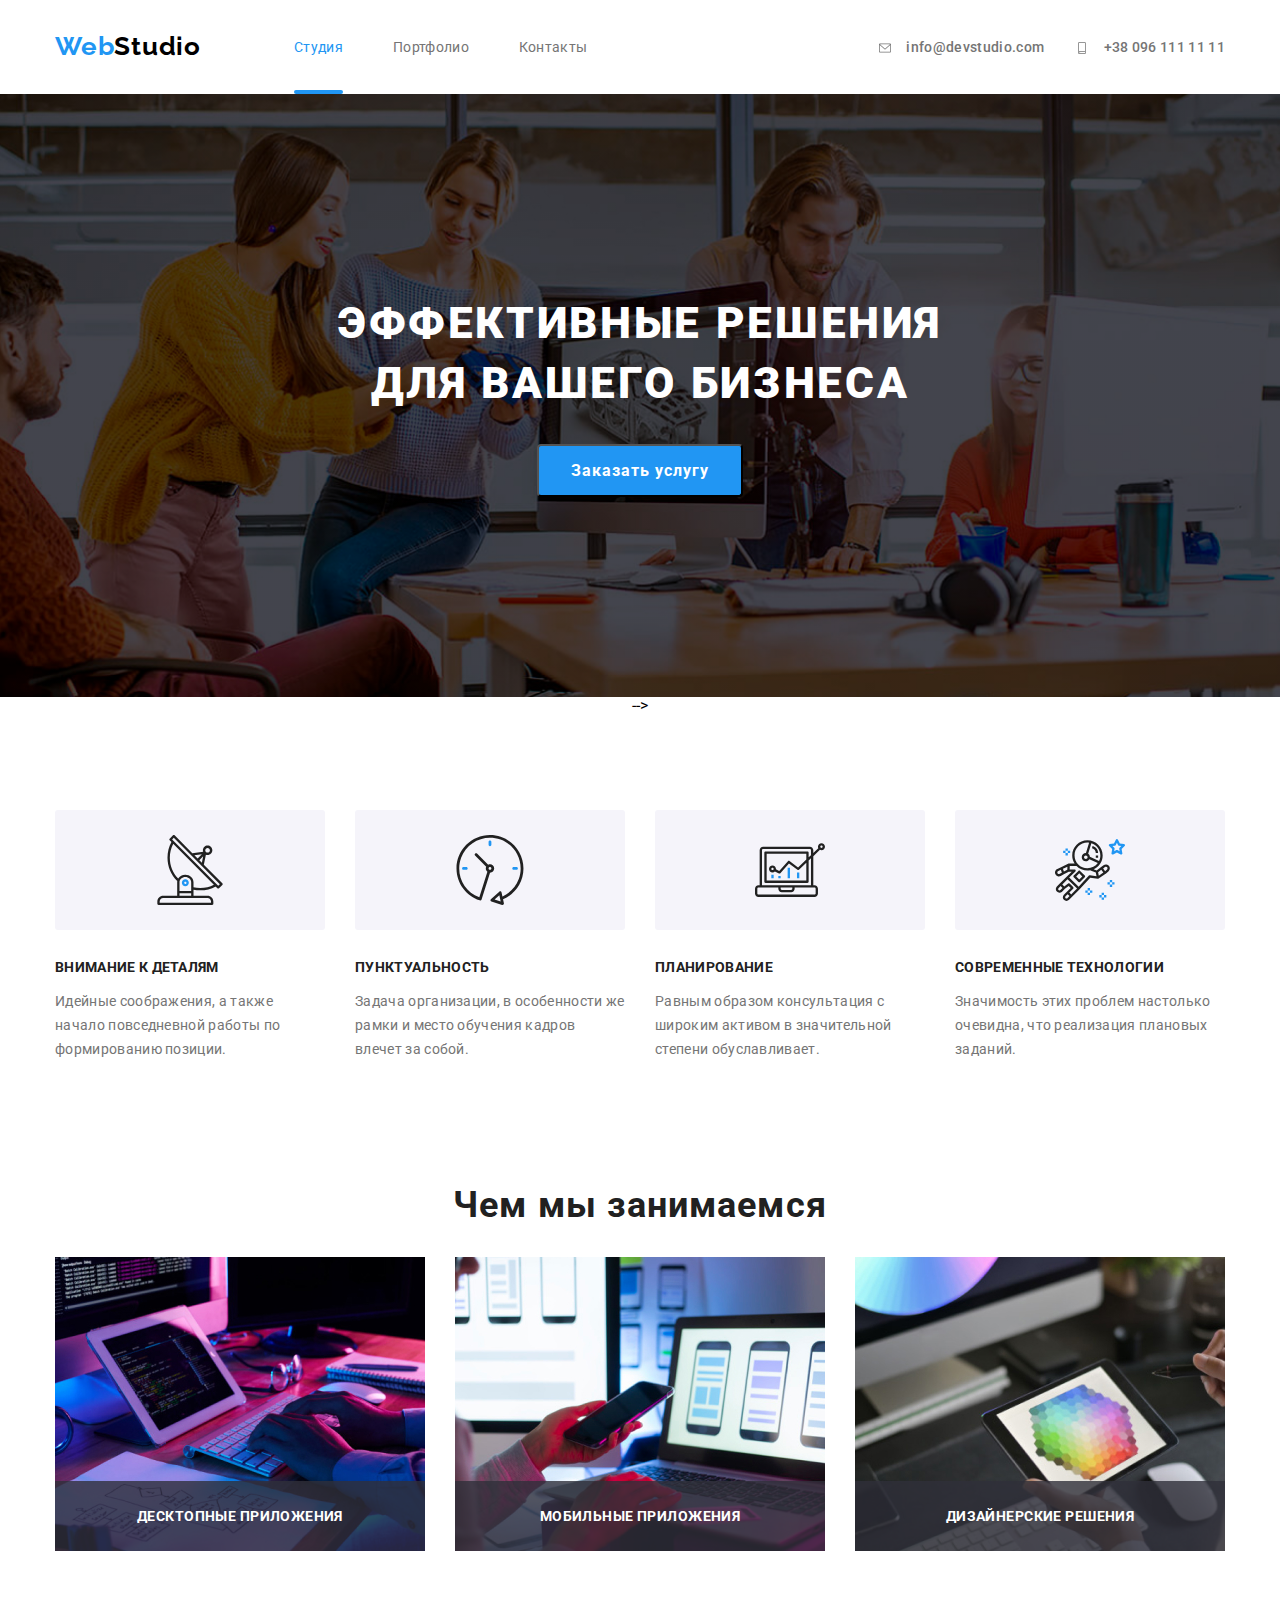
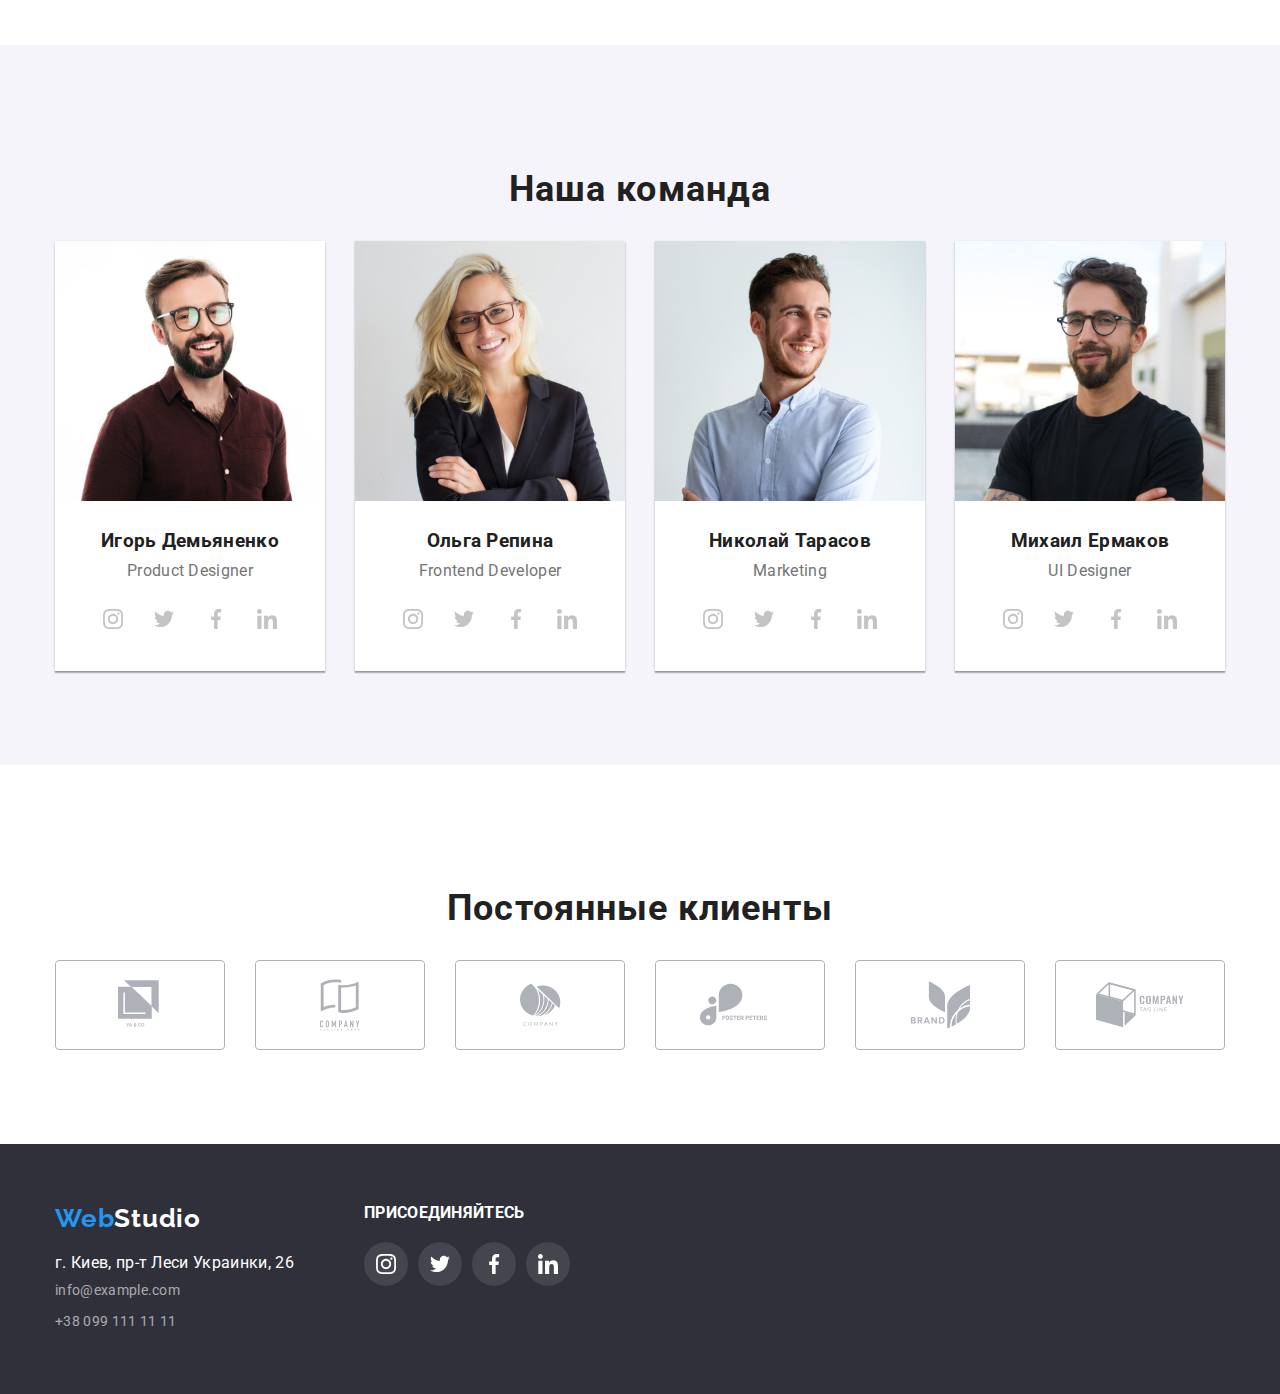
<file: index.html>
<!DOCTYPE html>
<html lang="ru">
<head>
    <meta charset="UTF-8">
    <meta name="viewport" content="width=device-width, initial-scale=1.0">
    <title>Главная страница</title>
    <link
    rel="stylesheet"
    href="https://cdnjs.cloudflare.com/ajax/libs/modern-normalize/0.7.0/modern-normalize.min.css"
    />    
    <link href="https://fonts.googleapis.com/css2?family=Raleway:wght@700&family=Roboto:wght@400;500;700;900&display=swap" rel="stylesheet">
    <link rel="stylesheet" href="./css/common.css">
    <link rel="stylesheet" href="./css/style.css">
</head>
<body class="page-body">
    <!-- Шапка сайта -->
    <header class="">
        <div class="page-header container">
            <nav class="main-nav">
                <a href="" id="head" lang="en" class="logo">Web<span class="studio-bl">Studio</span></a>
                <ul class="site-nav">
                    <li class="list"><a href="" class="link current">Студия</a></li>
                    <li class="list"><a href="./portfolio.html" class="link">Портфолио</a></li>
                    <li class="list"><a href="./test.html" class="link">Контакты</a></li>
                </ul>
            </nav>
            <ul class="cont-nav">
                <li class="cont-list">
                    <a href="mailto:info@devstudio.com" class="header-contacts">
                        
                        <svg class="cont-icon">
                        <use href="./images/symbol-defs.svg#icon-envelope"></use>
                        </svg>
                        info@devstudio.com
                    </a>
                    
                </li>
                <li class="cont-list">
                    <a href="tel:+380961111111" class="header-contacts">
                        <svg class="cont-icon">
                        <use href="./images/symbol-defs.svg#icon-smartphone"></use>
                        </svg>
                        +38 096 111 11 11
                    </a>
                </li>
            </ul> 
        </div> 
    </header>
    <!-- Основной уникальный контент -->
    
        <main>
            <!-- Герой -->
        <section class="hero">
            <div class="hero-container">
                <h1 class="hero-title">Эффективные решения <br> для вашего бизнеса</h1>
                <div class="btn">
                    <button type="button" class="hero-button" href="" data-modal-open>Заказать услугу</button>
                </div>
            </div>
            
            <!-- <div class="backdrop is-hidden" data-modal>
                <div class="modal">
                    <button type="button" data-modal-close>
                        <!-- <img src="./images/close-black1.png" alt="кнопка закрытия окна" > -->
                        <!-- <svg class="close-btn">
                            <use href="./images/symbol-defs.svg#close-black"></use>
                        </svg> 
                    </button>
                </div >   
            </div> --> -->
        </section>
        <!-- Преимущества -->
        <section class="advantage-section">
            <div class="container">    
                <h2 class="advantages hidden">Наши преимущества</h2>
                <ul class="advantage-list">
                    <li class="list icon-antena">
                        <div class="advantage-icon">
                            <svg class="advantage-item">
                                <use href="./images/symbol-defs.svg#icon-icon1"></use>
                            </svg>
                        </div>
                        <h3 class="title">Внимание к деталям</h3>
                        <p class="text">Идейные соображения, а также начало повседневной работы по формированию позиции.</p>
                    </li>
                    <li class="list icon-time">
                        <div class="advantage-icon">
                            <svg class="advantage-item">
                                <use href="./images/symbol-defs.svg#icon-icon2"></use>
                            </svg>
                        </div>
                        <h3 class="title">Пунктуальность</h3>
                        <p class="text">Задача организации, в особенности же рамки и место обучения кадров влечет за собой.</p>
                    </li>
                    <li class="list icon-pc">
                        <div class="advantage-icon">
                            <svg class="advantage-item">
                                <use href="./images/symbol-defs.svg#icon-icon3"></use>
                            </svg>
                        </div>
                        <h3 class="title">Планирование</h3>
                        <p class="text">Равным образом консультация с широким активом в значительной степени обуславливает.</p>
                    </li>
                    <li class="list icon-spaceman">
                        <div class="advantage-icon">
                            <svg class="advantage-item">
                                <use href="./images/symbol-defs.svg#icon-icon4"></use>
                            </svg>
                        </div>
                        <h3 class="title">Современные технологии</h3>
                        <p class="text">Значимость этих проблем настолько очевидна, что реализация плановых заданий.</p>
                    </li>
                </ul>
            </div>
        </section>
        <!-- Чем мы занимаемся -->
        <section class="section">
            <div class="container">
                <h2 class="section-title">Чем мы занимаемся</h2>
                <ul class="working">
                    <li class="list">
                        <img class="working-img" src="./images/чем_мы_занимаемся_1.jpg" alt="написание кода на клавиатуре" width="370" />
                        <div class="working-text">
                            <p>Десктопные приложения</p>
                        </div>
                    </li>
                    <li class="list">
                        <img class="working-img" src="./images/чем_мы_занимаемся_2.jpg" alt="человек смотрит в мобильный телефон сидя перед компьютером" width="370" />
                        <div class="working-text">
                            <p>Мобильные приложения</p>
                        </div>
                    </li>
                    <li class="list">
                        <img class="working-img" src="./images/чем_мы_занимаемся_3.jpg" alt="планшет в руке человека на дисплее палитра цветов" width="370" />
                        <div class="working-text">
                            <p>Дизайнерские решения</p>
                        </div>
                    </li>
                </ul>
            </div>
        </section>
        <!-- Наша команда -->
        <section class="section team">
            <div class="container">
                <h2 class="section-title">Наша команда</h2>
                <ul class="ul">
                    <li class="list">
                        <img src="./images/human_1.jpg" alt="фото Игоря" width="270" />
                        <div class="team-item">
                            <h3 class="team-member">Игорь Демьяненко</h3>
                            <p class="position">Product Designer</p>
                            <ul class="networks">
                                <li>
                                    <a href="" class="network-link">
                                    <svg class="icon">
                                        <use href="./images/symbol-defs.svg#icon-instagram"></use>
                                    </svg>
                                    </a>
                                </li>
                                <!-- <a href=""><img src="./images/instagram.svg" alt=""></a> -->
                                <li>
                                    <a href="" class="network-link">
                                    <svg class="icon">
                                        <use href="./images/symbol-defs.svg#icon-twitter"></use>
                                    </svg>
                                    </a>
                                </li>
                                <li>
                                    <a href="" class="network-link">
                                    <svg class="icon">
                                        <use href="./images/symbol-defs.svg#icon-facebook"></use>
                                    </svg>
                                    </a>
                                </li>
                                <li>
                                    <a href="" class="network-link">
                                    <svg class="icon">
                                        <use href="./images/symbol-defs.svg#icon-linkedin"></use>
                                    </svg>
                                    </a>
                                </li>
                            </ul>
                        </div>
                    </li>
                    <li class="list">
                        <img src="./images/human_2.jpg" alt="фото Ольги" width="270" />
                        <div class="team-item">
                            <h3 class="team-member">Ольга Репина</h3>
                            <p class="position">Frontend Developer</p>
                        
                            <ul class="networks">
                            <li>
                                <a href="" class="network-link">
                                <svg class="icon">
                                    <use href="./images/symbol-defs.svg#icon-instagram"></use>
                                </svg>
                                </a>
                            </li>
                            <!-- <a href=""><img src="./images/instagram.svg" alt=""></a> -->
                            <li>
                                <a href="" class="network-link">
                                <svg class="icon">
                                    <use href="./images/symbol-defs.svg#icon-twitter"></use>
                                </svg>
                                </a>
                            </li>
                            <li>
                                <a href="" class="network-link">
                                <svg class="icon">
                                    <use href="./images/symbol-defs.svg#icon-facebook"></use>
                                </svg>
                                </a>
                            </li>
                            <li>
                                <a href="" class="network-link">
                                <svg class="icon">
                                    <use href="./images/symbol-defs.svg#icon-linkedin"></use>
                                </svg>
                                </a>
                            </li>
                            </ul>
                        </div> 
                    </li>
                    <li class="list">
                        <img src="./images/human_3.jpg" alt="фото Николая" width="270" />
                        <div class="team-item">
                            <h3 class="team-member">Николай Тарасов</h3>
                            <p  class="position">Marketing</p>
                            <ul class="networks">
                                <li>
                                    <a href="" class="network-link">
                                    <svg class="icon">
                                        <use href="./images/symbol-defs.svg#icon-instagram"></use>
                                    </svg>
                                    </a>
                                </li>
                                <!-- <a href=""><img src="./images/instagram.svg" alt=""></a> -->
                                <li>
                                    <a href="" class="network-link">
                                    <svg class="icon">
                                        <use href="./images/symbol-defs.svg#icon-twitter"></use>
                                    </svg>
                                    </a>
                                </li>
                                <li>
                                    <a href="" class="network-link">
                                    <svg class="icon">
                                        <use href="./images/symbol-defs.svg#icon-facebook"></use>
                                    </svg>
                                    </a>
                                </li>
                                <li>
                                    <a href="" class="network-link">
                                    <svg class="icon">
                                        <use href="./images/symbol-defs.svg#icon-linkedin"></use>
                                    </svg>
                                    </a>
                                </li>
                            </ul>
                        </div>
                    </li>
                    <li class="list">
                        <img src="./images/human_4.jpg" alt="фото Михаила" width="270" />
                        <div class="team-item">
                            <h3 class="team-member">Михаил Ермаков</h3>
                            <p  class="position">UI Designer</p>
                            <ul class="networks">
                                <li>
                                    <a href="" class="network-link">
                                    <svg class="icon">
                                        <use href="./images/symbol-defs.svg#icon-instagram"></use>
                                    </svg>
                                    </a>
                                </li>
                                <!-- <a href=""><img src="./images/instagram.svg" alt=""></a> -->
                                <li>
                                    <a href="" class="network-link">
                                    <svg class="icon">
                                        <use href="./images/symbol-defs.svg#icon-twitter"></use>
                                    </svg>
                                    </a>
                                </li>
                                <li>
                                    <a href="" class="network-link">
                                    <svg class="icon">
                                        <use href="./images/symbol-defs.svg#icon-facebook"></use>
                                    </svg>
                                    </a>
                                </li>
                                <li>
                                    <a href="" class="network-link">
                                    <svg class="icon">
                                        <use href="./images/symbol-defs.svg#icon-linkedin"></use>
                                    </svg>
                                    </a>
                                </li>
                            </ul>
                        </div>
                    </li>
                </ul>
            </div>
        </section>
        <section class="section-clients">
            <div class="container">
                <h2 class="section-title">Постоянные клиенты</h2>
                <ul class="clients-list">
                    <li class="list">
                        <div class=clients-item>
                            <svg class="clients-icon" width="45">
                                <use href="./images/symbol-defs.svg#icon-client1"></use>
                            </svg>
                        </div>
                    </li>
                    <li class="list">
                        <div class=clients-item>
                            <svg class="clients-icon" width="40">
                                <use class="brand" href="./images/symbol-defs.svg#icon-client2"></use>
                            </svg>
                        </div>
                    </li>
                    <li class="list">
                        <div class=clients-item>
                            <svg class="clients-icon" width="41">
                                <use href="./images/symbol-defs.svg#icon-client3"></use>
                            </svg>
                        </div>
                    </li>
                    <li class="list">
                        <div class=clients-item>
                            <svg class="clients-icon" width="80">
                                <use href="./images/symbol-defs2.svg#icon-client4"></use>
                            </svg>
                        </div>
                    </li>
                    <li class="list">
                        <div class=clients-item>
                            <svg class="clients-icon" width="59">
                                <use href="./images/symbol-defs2.svg#icon-client5"></use>
                            </svg>
                        </div>
                    </li>
                    <li class="list">
                        <div class=clients-item>
                            <svg class="clients-icon" width="88">
                                <use href="./images/symbol-defs.svg#icon-client6"></use>
                            </svg>
                        </div>
                    </li>
                </ul>
            </div>
        </section>
        </main>
    <!-- Подвал -->
    <footer class="footer">
        <div class="footer-container">   
            <div class="footer-item">
                <a href="#head" lang="en" class="footer-logo">Web<span class="studio-wh">Studio</span></a>
                <address>
                    <p class="footer-address">г. Киев, пр-т Леси Украинки, 26</p>
                    
                        <a href="mailto:info@example.com" class="footer-contacts">info@example.com</a><br>
                    
                        <a href="tel:+380991111111" class="footer-contacts">+38 099 111 11 11</a>
                        
                </address>
            </div>
            <div class="footer-join">
               <b>ПРИСОЕДИНЯЙТЕСЬ</b>
               <ul class="footer-list">
                   <li>
                       <a href="" class="footer-link">
                        <svg class="icon-footer">
                            <use href="./images/symbol-defs.svg#icon-instagram"></use>
                        </svg>
                       </a>
                   </li>
                   <li>
                    <a href="" class="footer-link">
                        <svg class="icon-footer">
                            <use href="./images/symbol-defs.svg#icon-twitter"></use>
                        </svg>
                       </a>
                   </li>
                   <li>
                    <a href="" class="footer-link">
                        <svg class="icon-footer">
                            <use href="./images/symbol-defs.svg#icon-facebook"></use>
                        </svg>
                    </a>
                   </li>
                   <li>
                    <a href="" class="footer-link">
                        <svg class="icon-footer">
                            <use href="./images/symbol-defs.svg#icon-linkedin"></use>
                        </svg>
                    </a>
                   </li>
               </ul> 
            </div>
        </div> 
    </footer>
    <div class="backdrop is-hidden" data-modal>
        <div class="modal">
            <button class="modal-button" outline:none data-modal-close>
                <svg class="cross-button">
                    <use href="./images/symbol-defs.svg#close-black"></use>
                </svg>
            </button>
        </div>
    </div>
    <script src="./js/modal.js"></script>
</body>
</html>
</file>
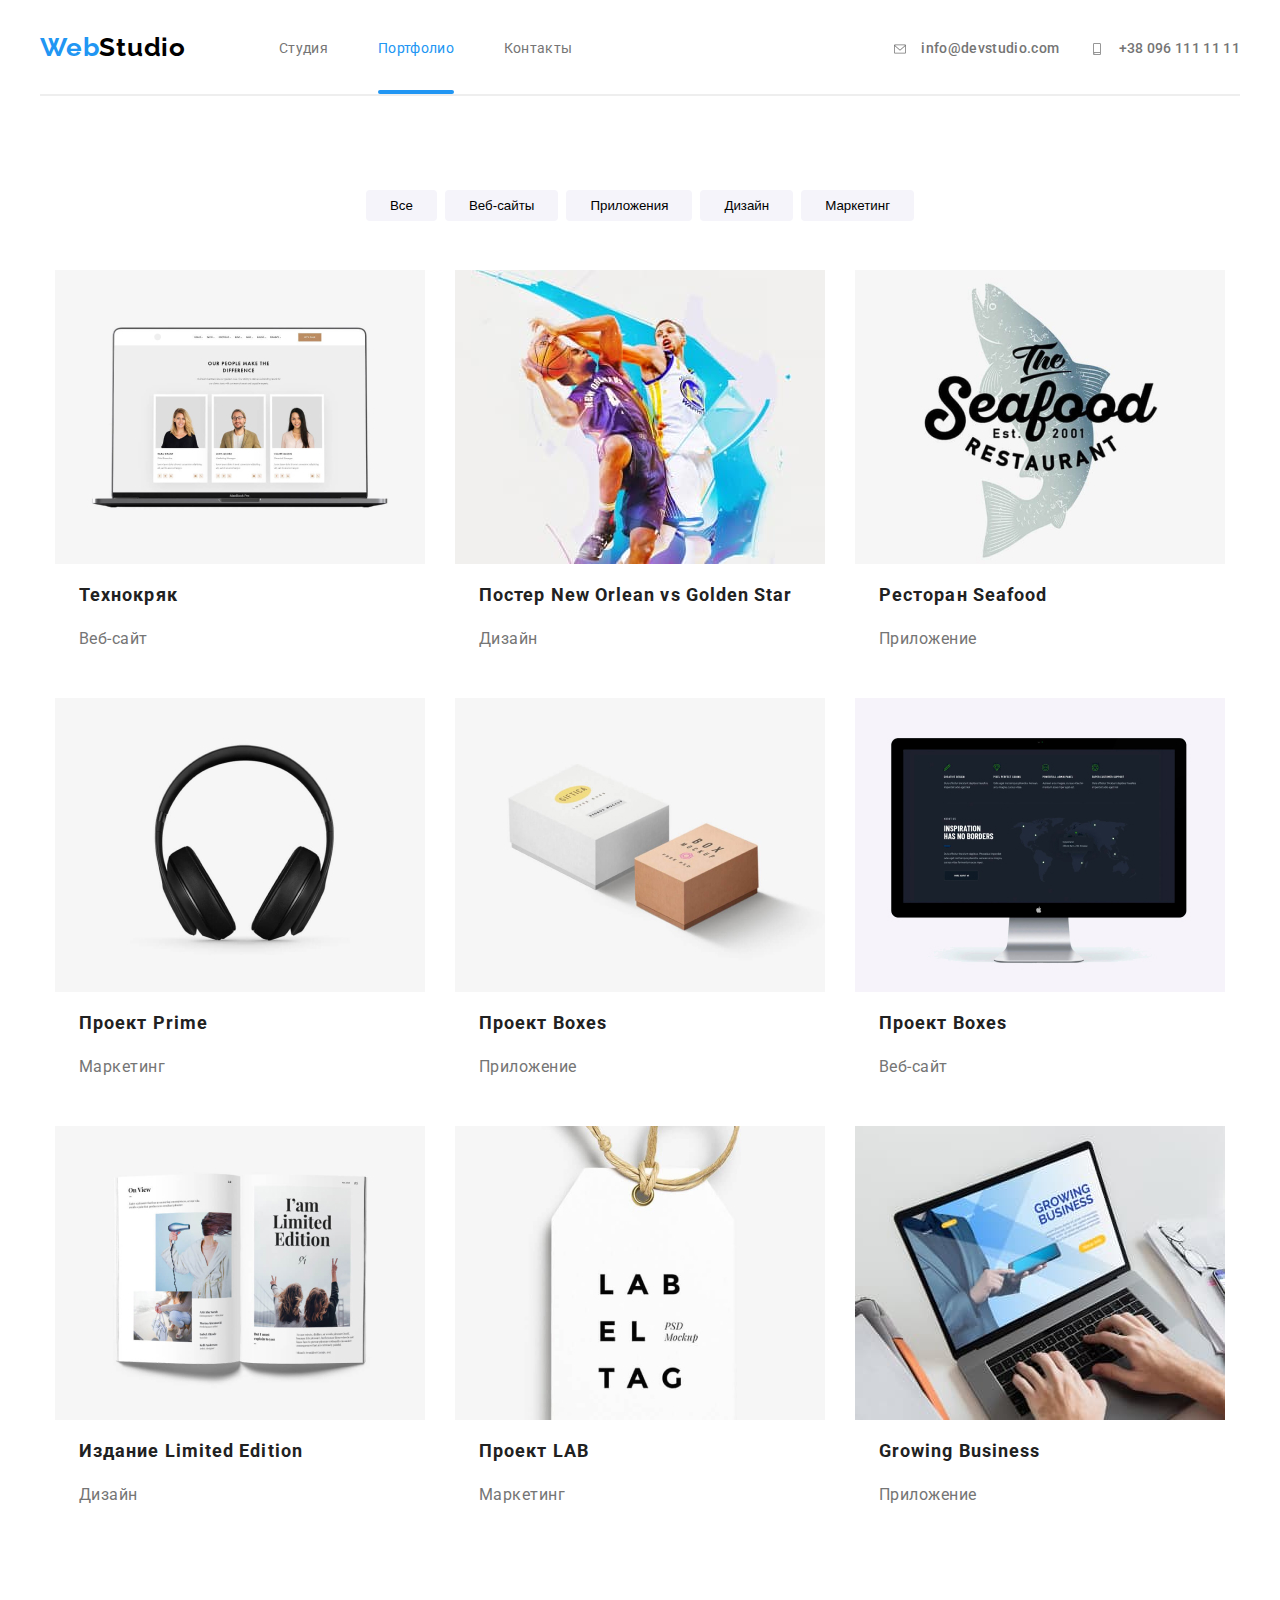
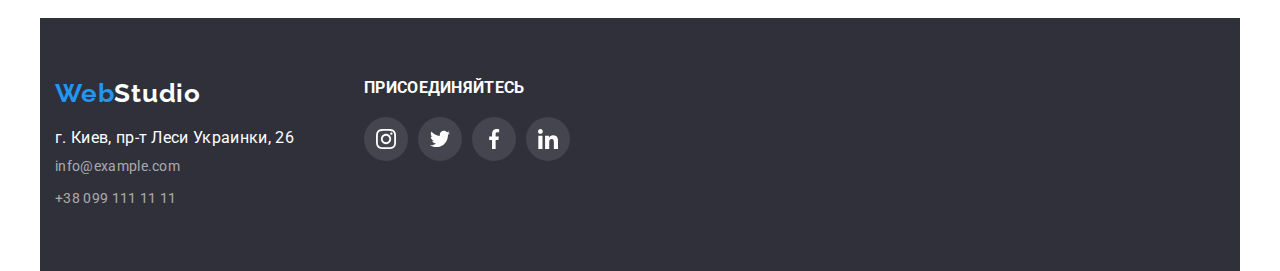
<file: portfolio.html>
<!DOCTYPE html>
<html lang="ru">
<head>
    <meta charset="UTF-8">
    <meta name="viewport" content="width=device-width, initial-scale=1.0">
    <title>Портфолио</title>
    <link href="https://fonts.googleapis.com/css2?family=Raleway:wght@700&family=Roboto:wght@400;500;700;900&display=swap" rel="stylesheet">
    <link rel="stylesheet" href="./css/common.css">
    <link rel="stylesheet" href="./css/style.css">
</head>
<body class="page-body container">
    <!-- Шапка сайта -->
    <header class="">
        <div class="page-header portfolio ">
            <nav class="main-nav">
                <a href="" id="head" lang="en" class="logo">Web<span class="studio-bl">Studio</span></a>
                <ul class="site-nav">
                    <li class="list"><a href="./index.html" class="link">Студия</a></li>
                    <li class="list"><a href="./portfolio.html" class="link current">Портфолио</a></li>
                    <li class="list"><a href="./test.html" class="link">Контакты</a></li>
                </ul>
            </nav>
            <ul class="cont-nav">
                <li class="cont-list">
                    <a href="mailto:info@devstudio.com" class="header-contacts">
                        
                        <svg class="cont-icon">
                        <use href="./images/symbol-defs.svg#icon-envelope"></use>
                        </svg>
                        info@devstudio.com
                    </a>
                    
                </li>
                <li class="cont-list">
                    <a href="tel:+380961111111" class="header-contacts">
                        <svg class="cont-icon">
                        <use href="./images/symbol-defs.svg#icon-smartphone"></use>
                        </svg>
                        +38 096 111 11 11
                    </a>
                </li>
            </ul> 
        </div> 
    </header>
    <!-- Основной уникальный контент -->
    <main class="main-port">
        <div class="port-container">
            <h1 class="hidden">Портфолио</h1>
            <ul class="portfolio-list">
                <li class="item"><button class="portfolio-item">Все</button></li>
                <li class="item"><button class="portfolio-item">Веб-сайты</button> </li>
                <li class="item"><button class="portfolio-item">Приложения</button> </li>
                <li class="item"><button class="portfolio-item">Дизайн</button></li>
                <li class="item"><button class="portfolio-item">Маркетинг</button> </li>
            </ul>
            <ul class="works">
                <li class="worklist">
                    <a href="">
                        <div class="product-img">
                            <img src="./images/Portfolio/img1.jpg" alt="фото открытого ноутбука, на дисплее которого веб-страница" >
                            <div class="product-overlay">
                                <p class="product-text">
                                    Технокряк это современная площадка распространения коронавируса. Компании используют эту платформу для цифрового шпионажа и атак на защищённые сервера конкурентов.
                                </p>
                            </div>
                           
                        </div>
                        <div class="work-item">
                            <h2 class="worklist-title links">Технокряк</h2>
                            <p class="worklist-text">Веб-сайт</p>
                        </div>
                    </a>
                </li>
                <li class="worklist">
                    <a href="">
                        <div class="product-img">
                            <img src="./images/Portfolio/img2.jpg" alt="фото открытого ноутбука, на дисплее которого веб-страница" >
                            <div class="product-overlay">
                                <p class="product-text">
                                    Технокряк это современная площадка распространения коронавируса. Компании используют эту платформу для цифрового шпионажа и атак на защищённые сервера конкурентов.
                                </p>
                            </div>
                           
                        </div>
                    <div class="work-item">
                        <h2 class="worklist-title">Постер New Orlean vs Golden Star</h2>
                        <p class="worklist-text">Дизайн</p>
                    </div>
                    </a>
                </li>
                    <li class="worklist">
                        <a href="">
                            <div class="product-img">
                                <img src="./images/Portfolio/img3.jpg" alt="фото открытого ноутбука, на дисплее которого веб-страница" >
                                <div class="product-overlay">
                                    <p class="product-text">
                                        Технокряк это современная площадка распространения коронавируса. Компании используют эту платформу для цифрового шпионажа и атак на защищённые сервера конкурентов.
                                    </p>
                                </div>
                               
                            </div>
                        <div class="work-item">
                            <h2 class="worklist-title">Ресторан Seafood</h2>
                            <p class="worklist-text">Приложение</p>
                        </div>
                        </a>
                    </li>
                    <li class="worklist">
                        <a href="">
                        <div class="product-img">
                            <img src="./images/Portfolio/img4.jpg" alt="фото открытого ноутбука, на дисплее которого веб-страница" >
                            <div class="product-overlay">
                                <p class="product-text">
                                    Технокряк это современная площадка распространения коронавируса. Компании используют эту платформу для цифрового шпионажа и атак на защищённые сервера конкурентов.
                                </p>
                            </div>
                           
                        </div>
                        <div class="work-item">
                            <h2 class="worklist-title">Проект Prime</h2>
                            <p class="worklist-text">Маркетинг</p>
                        </div>
                        </a>
                    </li>
                    <li class="worklist">
                        <a href="">
                        <div class="product-img">
                            <img src="./images/Portfolio/img5.jpg" alt="фото открытого ноутбука, на дисплее которого веб-страница" >
                            <div class="product-overlay">
                                <p class="product-text">
                                    Технокряк это современная площадка распространения коронавируса. Компании используют эту платформу для цифрового шпионажа и атак на защищённые сервера конкурентов.
                                </p>
                            </div>
                           
                        </div>
                        <div class="work-item">
                            <h2 class="worklist-title">Проект Boxes</h2>
                            <p class="worklist-text">Приложение</p>
                        </div>
                        </a>
                    </li>
                    <li class="worklist">
                        <a href="">
                        <div class="product-img">
                            <img src="./images/Portfolio/img6.jpg" alt="фото открытого ноутбука, на дисплее которого веб-страница" >
                            <div class="product-overlay">
                                <p class="product-text">
                                    Технокряк это современная площадка распространения коронавируса. Компании используют эту платформу для цифрового шпионажа и атак на защищённые сервера конкурентов.
                                </p>
                            </div>
                           
                        </div>
                        <div class="work-item">
                            <h2 class="worklist-title">Проект Boxes</h2>
                            <p class="worklist-text">Веб-сайт</p>
                        </div>
                        </a>
                    </li>
                    <li class="worklist">
                        <a href="">
                        <div class="product-img">
                            <img src="./images/Portfolio/img7.jpg" alt="фото открытого ноутбука, на дисплее которого веб-страница" >
                            <div class="product-overlay">
                                <p class="product-text">
                                    Технокряк это современная площадка распространения коронавируса. Компании используют эту платформу для цифрового шпионажа и атак на защищённые сервера конкурентов.
                                </p>
                            </div>
                           
                        </div>
                        <div class="work-item">
                            <h2 class="worklist-title">Издание Limited Edition</h2>
                            <p class="worklist-text">Дизайн</p>
                        </div>
                        </a>
                    </li>
                    <li class="worklist">
                        <a href="">
                        <div class="product-img">
                            <img src="./images/Portfolio/img8.jpg" alt="фото открытого ноутбука, на дисплее которого веб-страница" >
                            <div class="product-overlay">
                                <p class="product-text">
                                    Технокряк это современная площадка распространения коронавируса. Компании используют эту платформу для цифрового шпионажа и атак на защищённые сервера конкурентов.
                                </p>
                            </div>
                           
                        </div>
                        <div class="work-item">
                            <h2 class="worklist-title">Проект LAB</h2>
                            <p class="worklist-text">Маркетинг</p>
                        </div>
                        </a>
                    </li>
                    <li class="worklist">
                        <a href="">
                        <div class="product-img">
                            <img src="./images/Portfolio/img9.jpg" alt="фото открытого ноутбука, на дисплее которого веб-страница" >
                            <div class="product-overlay">
                                <p class="product-text">
                                    Технокряк это современная площадка распространения коронавируса. Компании используют эту платформу для цифрового шпионажа и атак на защищённые сервера конкурентов.
                                </p>
                            </div>
                           
                        </div>
                        <div class="work-item">
                        <h2 class="worklist-title">Growing Business</h2>
                        <p class="worklist-text">Приложение</p>
                        </a>
                    </li>
            </ul>
        </div>
    </main>
    <!-- Подвал -->
    <footer class="footer">
        <div class="footer-container">   
            <div class="footer-item">
                <a href="#head" lang="en" class="footer-logo">Web<span class="studio-wh">Studio</span></a>
                <address>
                    <p class="footer-address">г. Киев, пр-т Леси Украинки, 26</p>
                    
                        <a href="mailto:info@example.com" class="footer-contacts">info@example.com</a><br>
                    
                        <a href="tel:+380991111111" class="footer-contacts">+38 099 111 11 11</a>
                        
                </address>
            </div>
            <div class="footer-join">
                <b>ПРИСОЕДИНЯЙТЕСЬ</b>
                <ul class="footer-list">
                    <li>
                        <a href="" class="footer-link">
                         <svg class="icon-footer">
                             <use href="./images/symbol-defs.svg#icon-instagram"></use>
                         </svg>
                        </a>
                    </li>
                    <li>
                     <a href="" class="footer-link">
                         <svg class="icon-footer">
                             <use href="./images/symbol-defs.svg#icon-twitter"></use>
                         </svg>
                        </a>
                    </li>
                    <li>
                     <a href="" class="footer-link">
                         <svg class="icon-footer">
                             <use href="./images/symbol-defs.svg#icon-facebook"></use>
                         </svg>
                     </a>
                    </li>
                    <li>
                     <a href="" class="footer-link">
                         <svg class="icon-footer">
                             <use href="./images/symbol-defs.svg#icon-linkedin"></use>
                         </svg>
                     </a>
                    </li>
                </ul> 
             </div>
        </div> 
    </footer>
    
    <script src="./js/modal.js"></script>
</body>
</html>
</file>
<file: css/common.css>
:root { 
    --heading-color:#212121;
    --text-color:#757575;
    --accent-color:#2196F3;
    --primary-bg-color: #fff;
    --secondary-bg-color: #F5F4FA;
    --black-color: #000000;
    --footer-color: #2F303A;
    --border-color: #EEEEEE;
    --icon-color: #C4C4C4;
    --network-color: #AFB1B8;
    --transition: 250ms cubic-bezier(0.4, 0, 0.2, 1);
    --overlay-color: rgba(33, 150, 243, 0.9);
    --link-color: #212121;
}

.page-header {
    display: flex;
    color: var(--black-color: #000000);

    /* border-bottom-width: 3px;
    border-style: solid;
    border-color: var(--heading-color) */
}

.page-header.portfolio {
    color: var(--black-color: #000000);
    border-bottom: 2px solid var(--border-color);
}

.main-nav { display: flex;
    align-items: center;
    padding: 0;
    
}

.site-nav {
    display: flex;
    background: var(--primary-bg-color);
    margin: 0;
    margin-left: 93px;
    padding: 0;
}
.site-nav li { margin-right: 50px;}

.site-nav .list {
    position: relative;
}
.site-nav .list:last-child {
    margin: 0px;
}

.site-nav .link {
    padding-top: 32px;
    padding-bottom: 32px;
    color: var (var(--heading-color))
    font-weight: 500;
    font-size: 14px;
    text-decoration: none;
    transition: color var(--transition);
}

.cont-nav {
    display: flex;
    align-items: center;
    padding: 0;
    margin: 0;
    margin-left: auto;
    list-style: none;
}
.cont-nav .list + .list {
    margin-left: 50px;
}

.cont-list:last-child {
    margin-left: 30px;
}

.cont-item {
    margin-right: 10px;
}

.cont-icon {
    width: 16px;
    height: 12px;
    fill: currentColor;
    vertical-align: middle;
    margin-right: 10px;
}

/* .cont-nav .list::before {
    content: "";
    width: 16px;
    height: 12px; */
    /* display: inline-block; */
    /* background-size: auto auto;
    background-repeat: no-repeat; */
    /* background-position: right 100px bottom 25px; */
}

/* .cont-nav .list:nth-child(1) {
    background-image: url(../images/envelope.svg);
    background-repeat: no-repeat;
    background-position: 0% 50%;
}

.cont-nav .list:nth-child(2) {
    background-image: url(../images/smartphone.svg);
    background-repeat: no-repeat;
    background-position: 0% 50%;
    padding-left: 20px;
} */

.links {
    text-decoration: none;
}
/* .span { color: var(--black-color);} */

.site-nav .link:hover,
.site-nav .link:focus,
.site-nav .link.current,
.portfolio-item:hover,
.portfolio-item:focus,
.header-contacts:hover,
.header-contacts:focus 
{
    color: var(--accent-color)
}

.link.current::after {
    position: absolute;
    left: 0;
    bottom: -5.5px;
    content: "";
    display: block;
    width: 100%;
    height: 4px;
    background-color: var(--accent-color);
    border-radius: 2px;
}

.header-contacts:hover .cont-icon
{ fill: currentColor;}

.site-nav .list {
    display: block;
    padding-top: 32px;
    padding-bottom: 32px; 
}
/* .contacts { 
    display: block;
    padding-top: 32px;
    padding-bottom: 32px;
    color: var(--text-color);
    font-weight: 500;
    font-size: 14px;
    text-decoration: none;
} */
.header-contacts {
    padding: 32px 0px;
    color: var(--text-color);
    font-weight: 500;
    font-size: 14px;
    text-decoration: none;
    transition: color var(--transition);
}
/* .header-contacts:hover,
.header-contacts:focus {
    color: var(--accent-color);
} */

.logo { 
    display: block;
    padding-top: 32px;
    padding-bottom: 32px;
    color: var(--accent-color); 
    text-decoration: none;
    font-family: Raleway, sans-serif;
    letter-spacing: 0.03em;
    font-weight: 700;
    font-size: 26px;
}

.studio-bl { color: var(--black-color) ;}
.studio-wh { color: var(--primary-bg-color);}

/* Footer */
.footer { 
    background: var(--footer-color);
    padding-top: 60px;
    padding-bottom: 60px;
    max-width: 1600px;
    margin-right: auto;
    margin-left: auto;
    }

.footer-container {
    display: flex;
    margin-left: auto;
    margin-right: auto;
    width: 1200px;
    padding-right: 15px;
    padding-left: 15px;
}

.footer-item {
    margin-right: 70px;
}
.footer-address { 
    color: var(--primary-bg-color);
    font-style: normal;
    margin-bottom: 9px;
}

.footer-join { 
    color: var(--primary-bg-color);
    width: 206px;
}
.footer-link {
    display: flex;
    justify-content: center;
    align-items: center;
    background: rgba(255, 255, 255, 0.1);
    width: 44px;
    height: 44px;
    border-radius: 50%;
    transition: background-color var(--transition);
    }

.footer-link:not(:last-child) {
    margin-right: 10px;
}

.footer-link:hover {
    background-color: var(--accent-color);
}

.icon-footer {
    fill: var(--primary-bg-color);
    width: 20px;
    height: 20px;
    vertical-align: middle;
}
.footer-contacts {
    display: inline-block;
    width: 231px;
    height: 21px;
    font-style: normal;
    font-weight: normal;
    font-size: 14px;
    text-decoration: none;
    color: rgba(255, 255, 255, 0.6);
    margin-bottom: 9px;
    transition: color var(--transition);
    
}



.footer-list {
    list-style: none;
    display: flex;
    justify-content: space-between;
    margin: 0;
    margin-top: 20px;
    padding: 0;
}

/* .par {
    margin-bottom: 9px;
} */
.footer-contacts:last-child {
    margin: 0;
}

.footer-contacts:hover,
.footer-contacts:focus {
    color: var(--accent-color);
}
.footer-logo { 
    display: block;
    margin-bottom: 20px;
    color: var(--accent-color); 
    text-decoration: none;
    font-family: Raleway, sans-serif;
    letter-spacing: 0.03em;
    font-weight: 700;
    font-size: 26px;
}
</file>
<file: css/style.css>
.html {
    
}
*.
*::before,
*::after {
}
.page-body {
    font-family: -apple-system, Roboto, sans-serif;
    letter-spacing: 0.02em;
    background-color: var(--primary-bg-color);
    margin: 0;
}

a {text-decoration: none;}
p { margin: 0;}
img { display: block;}
.list 
{ list-style: none;
color: var(--text-color)
 }
 
 

/* Hero */
.hero {
    text-align: center;
    /* max-width: 1600px;
    margin-left: auto;
    margin-right: auto; */
}

.hero-title { 
    font-weight: 900;
    font-size: 44px;
    line-height: 1.36;
    letter-spacing: 0.06em;
    text-transform: uppercase;
    margin-right: auto;
    margin-left: auto;
    color: var(--primary-bg-color);
    margin-top: 0;
    margin-bottom: 30px;
}

.hero-container {
    background-image: 
    linear-gradient(to right, rgba(0, 0, 0, 0.5), 
    rgba(0, 0, 0, 0.5)), 
    url("../images/hero-bcg.jpg");
    background-color: var(--footer-color);
    background-repeat: no-repeat;
    background-position: center;
    background-size: cover;
    max-width: 1600px;
    margin-left: auto;
    margin-right: auto;
    padding-top: 200px;
    padding-bottom: 200px;
    /* width: 696px;
    margin-right: auto;
    margin-left: auto; */

}

.hero-button { 
    font-style: normal;
    font-weight: 700;
    font-size: 16px;
    line-height: 1.87;
    letter-spacing: 0.06em;
    text-decoration: none;
    transition: background-color var(--transition);
}

/* Modal */

.backdrop {
    position: fixed;
    top: 0;
    left: 50%;
    transform: translate(-50%);
    width: 100%;
    height: 100%;
    background: rgba(0, 0, 0, 0.2);
}

.modal {
    position: absolute;
    min-width: 528px;
    min-height: 581px;
    background: var(--primary-bg-color);
    top: 50%;
    left: 50%;
    transform: translate(-50%, -50%);
    padding: 15px;
    box-shadow: 0px 1px 3px rgba(0, 0, 0, 0.12), 0px 1px 1px rgba(0, 0, 0, 0.14), 0px 2px 1px rgba(0, 0, 0, 0.2);
    border-radius: 4px;
}

.modal-button {
    position: absolute;
    top: 8px;
    right: 8px;
    padding: 0;
    width: 30px;
    height: 30px;
    outline: none;
    background-color: var(--primary-bg-color);
    border: 1px solid rgba(0, 0, 0, 0.1);
    border-radius: 50%;
}

.cross-button {
    position: absolute;
    width: 18px;
    height: 18px;
    top: 50%;
    left: 50%;
    transform: translate(-50%, -50%);
}
.backdrop.is-hidden {
    opacity: 0;
    pointer-events: none;
}

/* .modal {
    position: absolute;
    height: 581px;
    width: 528px;
    background-color: var(--primary-bg-color);
    top: 50%;
    left: 50%;
    transform: translate(-50%, -50%);
    box-shadow: 0px 1px 3px rgba(0, 0, 0, 0.12), 0px 1px 1px rgba(0, 0, 0, 0.14), 0px 2px 1px rgba(0, 0, 0, 0.2);
    border-radius: 4px; 
} */

/* Section */
.section {
    padding: 94px 0px;
    /* padding-right: 10px;
    padding-left: auto; */
}

.advantage-section {
    padding-top: 94px;
    /* padding-right: 10px;
    padding-left: auto; */
    }       
.section:first-child { padding-bottom: 0;}
.title {
    margin: 0 0 10;
}

.text { margin: 0;}

.section-title { 
    color: var(--heading-color);
    font-weight: 700;
    font-size: 36px;
    line-height: 1.16;
    text-align: center;
    letter-spacing: 0.03em;
    margin: 0 0 50;    
}
.team { 
    background: var(--secondary-bg-color);
    padding-bottom: 94px;
    margin-right: auto;
    margin-left: auto;
}

.hidden {
    position: absolute;
    width: 1px;
    height: 1px;
    margin: -1px;
    border: 0;
    padding: 0;
    clip: rect(0 0 0 0);
    overflow: hidden;
}

.list {
    padding: 0;
    margin: 0;
}
/* Advantages */
.advantage-list { 
    display: flex;
    justify-content: space-around;
    margin: 0;
    padding: 0;}
.advantage-list .title { 
    color: var(--heading-color);
    font-weight: 700;
    font-size: 14px;
    line-height: 1.14;
    text-transform: uppercase; 
    }
.advantage-list .text { 
    color: var(--text-color);
    font-size: 14px;
    line-height: 1.71;
}

.advantage-list .list {
    width: 270px;
    margin-left: 30px;
}
.advantage-list .list:first-child {
    margin-left: 0px;
}

.advantage-icon {
    display: flex;
    justify-content: center;
    width: 270px;
    height: 120px;
    background-color: var(--secondary-bg-color);
    margin-bottom: 30px;
    border-radius: 3px;
}

.advantage-item {
    width: 70px;
}
/* .advantage-list .list::before {
    content: "";
    display: block;
    height: 120px;
    background-color: var(--icon-color);
    border-radius: 4px;
    margin-bottom: 30px;
    background-size: auto auto;
    background-repeat: no-repeat;
    background-position: right 100px bottom 25px;
}

.icon-antena::before {
    background-image: url(../images/icon1.svg);
}
.icon-time::before {
    background-image: url(../images/icon2.svg);
}
.icon-pc::before {
    background-image: url(../images/icon3.svg);
}
.icon-spaceman::before {
    background-image: url(../images/icon4.svg);
} */

/* .list:nth-child(1)::before {
    background-image: url(../images/icon1.png);
}
.list:nth-child(2)::before {
   background-image: url(../images/icon2.png);
}
.list:nth-child(3)::before {
   background-image: url(../images/icon3.png);
}
.list:nth-child(4)::before {
   background-image: url(../images/icon4.png);
} */


/* Buttons */ 
.hero-button {
    display: inline-block;
    margin-left: auto;
    margin-right: auto;
    padding: 10px 32px;
    color: var(--primary-bg-color);
    background: var(--accent-color);
    box-shadow: 0px 4px 4px rgba(0, 0, 0, 0.15);
border-radius: 4px;
}
/* .hero-button:hover,
.hero-button:focus {
    background-color: var(--primary-bg-color)
    color: var(--accent-color)
} */

/* Чем мы занимаемся */

.working {
    display: flex;
    padding: 0;
    /* padding-bottom: 94px; */
    margin: 0;
}

.working .list {
    width: 370px;
    position: relative;
}
.working .list:not(:last-child) {
    margin-right: 30px;
}

.working-text {
    position: absolute;
    bottom: 0;
    display: flex;
    justify-content: center;
    align-items: center;
    width: 370px;
    height: 70px;
    background-color: rgba(47, 48, 58, 0.8);
    font-style: normal;
    font-weight: bold;
    font-size: 14px;
    line-height: 16px;
    text-align: center;
    letter-spacing: 0.03em;
    text-transform: uppercase;

    color: var(--primary-bg-color);
}



/* Наша команда */
.ul {
    display: flex;
    padding: 0;
    margin: 0;
}

.ul .list:not(:last-child) {
    margin-right: 30px;
}
.ul .list {
    width: 270px;
    background-color: var(--primary-bg-color);
    text-align: center;
    box-shadow: 0px 1px 3px rgba(0, 0, 0, 0.12), 0px 1px 1px rgba(0, 0, 0, 0.14), 0px 2px 1px rgba(0, 0, 0, 0.2);
}

.team-item {

padding-top: 30px;
}

/* .list .team-item::after {
    content: "";
    display: inline-block;
    width: 206px;
    height: 44px;
    background-image: url(../images/instagram2.svg);
    background-position: center;
    background-repeat: no-repeat;
} */

/* .list .team-item::after {
    content: "";
    display: inline-block;
    height: 44px;
    width: 206px;
    background-image: url(../images/twitter.svg), url(../images/instagram.svg);
    background-size: auto auto;
    background-repeat: no-repeat;
    background-position: right 100px bottom 25px;
} */

/* .icon-antena::before {
    background-image: url(../images/icon1.svg);
}
.icon-time::before {
    background-image: url(../images/icon2.svg);
}
.icon-pc::before {
    background-image: url(../images/icon3.svg);
}
.icon-spaceman::before {
    background-image: url(../images/icon4.svg);
} */

/* .list:nth-child(1)::before {
    background-image: url(../images/icon1.png);
}
.list:nth-child(2)::before {
   background-image: url(../images/icon2.png);
}
.list:nth-child(3)::before {
   background-image: url(../images/icon3.png);
}
.list:nth-child(4)::before {
   background-image: url(../images/icon4.png);
} */

.team-member { 
    color: var(--heading-color);
    margin: 0px 0px 10px;
    /* margin-top: 30px; */
    margin-bottom: 10px;
}

.networks {
    display: flex;
    justify-content: space-around;
    list-style: none;
    width: 206px;
    margin-right: auto;
    margin-left: auto;
    margin-bottom: 30px;
    margin-top: 16px;
    padding: 0;
}
.network-link {
    display: flex;
    justify-content: center;
    align-items: center;
    width: 44px;
    height: 44px;
    border-radius: 50%;
    transition: background-color var(--transition);
    
}

.network-link:hover,
.network-link:focus {
    background-color: var(--accent-color);
    border-radius: 50%;
}

.icon {
    width: 20px;
    height: 20px;
    fill: var(--icon-color);
    transition: fill var(--transition);
    /* padding: 12px; */
}

.icon-link {
    width: 44px;
    height: 44px;
}

.network-link:hover .icon,
.network-link:focus .icon {
    fill: var(--primary-bg-color);
}



.inst {
    background-image: url(../images/instagram.svg);
    background-repeat: no-repeat;
    background-position: center;
    width: 44px;
    height: 44px;
}
.twit {
    background-image: url(../images/twitter.svg);
    background-repeat: no-repeat;
    background-position: center;
    width: 44px;
    height: 44px;
}

.fb {
    background-image: url(../images/facebook.svg);
    background-repeat: no-repeat;
    background-position: center;
    width: 44px;
    height: 44px;
}

.linkedin {
    background-image: url(../images/linkedin.svg);
    background-repeat: no-repeat;
    background-position: center;
    width: 44px;
    height: 44px;
}

/* .position {
    margin-bottom: 30px;
} */

.section-clients .container {
    padding-top: 94px;
    padding-bottom: 94px;
}

.clients-list {
    display: flex;
    padding: 0;
    margin: 0;
    justify-content: space-between;
}

.clients-item {
    display: flex;
    justify-content: center;
    width: 170px;
    height: 90px;
    border: 1px solid var(--network-color);
    box-sizing: border-box;
    border-radius: 4px;
    transition: border var(--transition);
}

.clients-icon {
    /* width: 88px; */
    fill: var(--network-color);
    transition: fill var(--transition);
}

.brand {
    margin-right: auto;
    margin-left: auto;
}

.clients-item:hover,
.clients-item:focus {
    border: 1px solid var(--accent-color)
}

.clients-item:hover .clients-icon {
    fill: var(--accent-color);
}



/* Portfolio */

/* .main-port {
    padding-top: 94px;
} */
.portfolio-link {
    display: inline-block;
    padding: 20;
    font-style: normal;
    font-weight: 500;
    font-size: 16px;
    line-height: 1.62;
    color: var(--link-color);
    text-decoration: none;
    background-color: var(--secondary-bg-color);
    
}
.portfolio-link:hover,
.portfolio-link:focus,
.portfolio-item:hover,
.portfolio-item:focus {
    color: var(--primary-bg-color);
    background-color: var(--accent-color);
}
.portfolio-item:hover,
.portfolio-item:focus {
    box-shadow: 0px 3px 1px rgba(0, 0, 0, 0.1), 0px 1px 2px rgba(0, 0, 0, 0.08), 0px 2px 2px rgba(0, 0, 0, 0.12);
}

.portfolio-list .item:not(:first-child) {
    margin-left: 8px;
}
.portfolio-item {
    border-color: transparent;
    border-radius: 4px;
    background-color: var(--secondary-bg-color);
    padding: 6px 22px;
    transition: color var(--transition),
    background-color var(--transition);
}

.portfolio-list { 
    display: flex;
    justify-content: center;
    list-style: none;
    margin: 0px 0px 34px;
    padding: 0;
}

.works {
    display: flex;
    flex-wrap: wrap;
    padding: 0px;
    margin: 0;
    list-style: none;
}

.worklist {
    position: relative;
    /* width: 370px; */
    width: calc((100% - 30px * 2) / 3);
    margin: 15px;
    outline: 1px solid var(--border-color)
    text-decoration: none;
    box-shadow: none;
    transition: box-shadow var(--transition);
    /* margin-right: 30px; */
}

.worklist:nth-child(3n + 1) {
    margin-left: 0;
}

.worklist:nth-child(3n) {
    margin-right: 0;
}

.worklist:nth-last-child(-n+3) {
    margin-bottom: 0px;
}

.worklist:hover {
    box-shadow: 0px 1px 1px rgba(0, 0, 0, 0.12), 0px 4px 4px rgba(0, 0, 0, 0.06), 1px 4px 6px rgba(0, 0, 0, 0.16);
}

.product-img {
    position: relative;
    overflow: hidden;
}

.product-overlay {
    position: absolute;
    top: 0;

    width: 100%;
    height: 100%;
    background: var(--overlay-color);
    transform: translateY(100%);
    transition: transform var(--transition);
}

.worklist:hover .product-overlay {
    transform: translateY(0%);
}

.product-text {
    position: absolute;
    top: 63px;
    left: 24px;
    right: 24px;
    font-size: 18px;
    line-height: 28px;
    /* or 156% */

    letter-spacing: 0.03em;

    color: var(--primary-bg-color)
}

.work-item {
padding: 20px 24px;
}

.worklist-title {
    font-weight: 700;
    font-size: 18px;
    /* identical to box height, or 200% */
    letter-spacing: 0.06em;
    color: var(--heading-color);
    margin-bottom: 24px;
    margin-top: 0;
}
.worklist-text {
    font-weight: 400;
    font-size: 16px;
    letter-spacing: 0.03em;
    color: var(--text-color);
    /* margin: 4px 0px 20px 24px; */
}




/* Контейнеры */

.container {
    margin-left: auto;
    margin-right: auto;
    width: 1200px;
    padding-right: 15px;
    padding-left: 15px;
}


.port-container {
    margin-left: auto;
    margin-right: auto;
    padding-bottom: 94px;
    padding-top: 94px;
    width: 1170px;

}
.port-container:nth-last-child(-n+3) {
    margin-bottom: 0;
}
</file>
